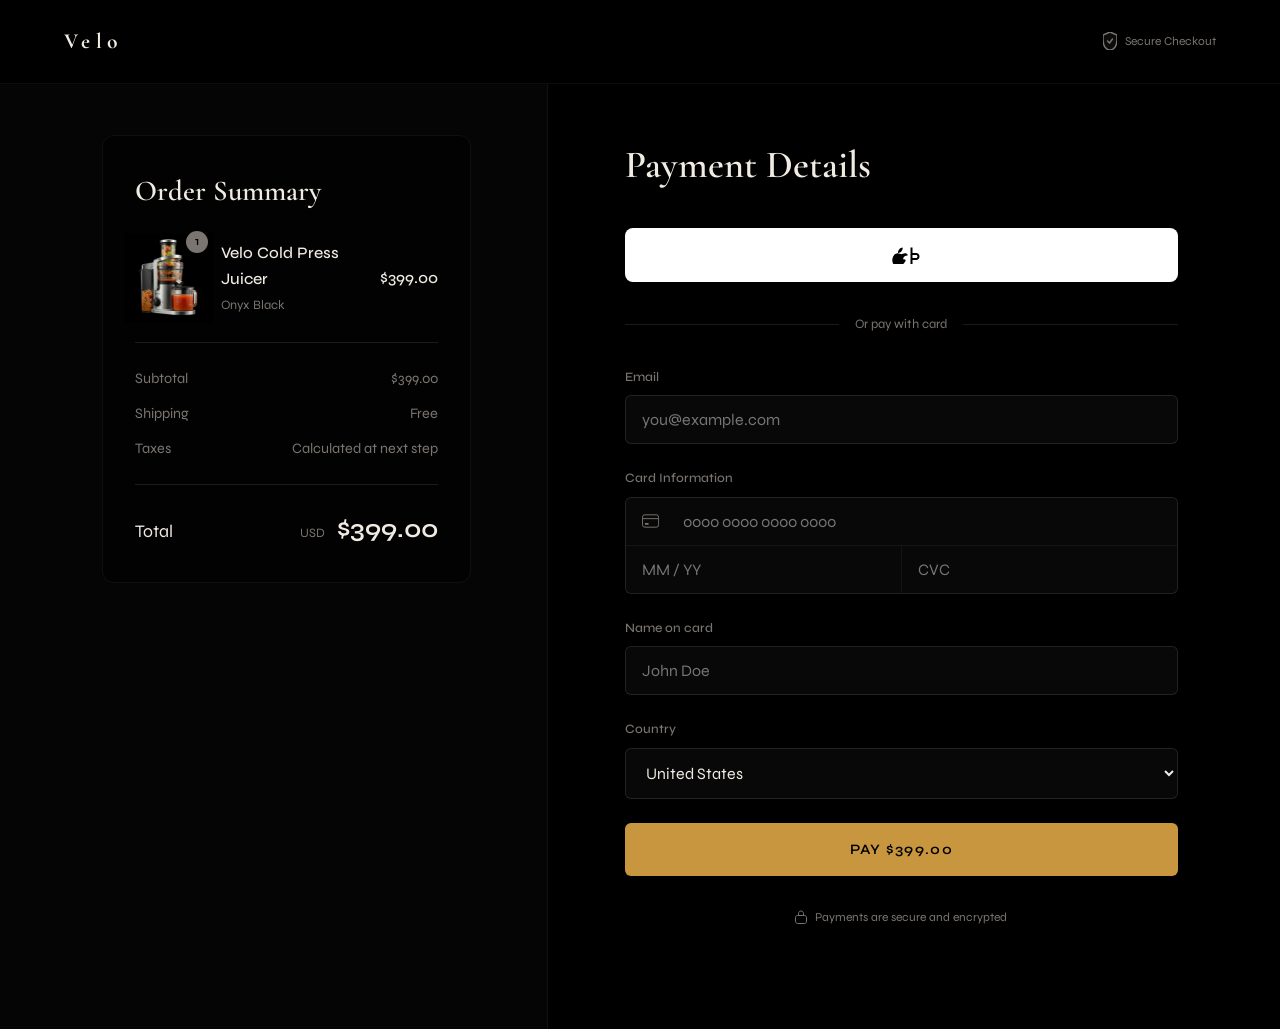
<file: velo-juicer/checkout.html>
<!DOCTYPE html>
<html lang="en">

<head>
    <meta charset="UTF-8">
    <meta name="viewport" content="width=device-width, initial-scale=1.0">
    <title>Velo — Secure Checkout</title>
    <link rel="preconnect" href="https://fonts.googleapis.com">
    <link rel="preconnect" href="https://fonts.gstatic.com" crossorigin>
    <link
        href="https://fonts.googleapis.com/css2?family=Cormorant+Garamond:ital,wght@0,400;0,600;0,700;1,400;1,600&family=Syne:wght@400;500;600;700&display=swap"
        rel="stylesheet">
    <link rel="stylesheet" href="css/style.css">
</head>

<body class="checkout-page">

    <!-- HEADER -->
    <header class="checkout-header">
        <a href="index.html" class="nav-logo">Velo</a>
        <span class="secure-badge">
            <svg width="14" height="18" viewBox="0 0 14 18" fill="none">
                <path d="M7 0L0 3V8C0 13.52 3.05 18 7 18C10.95 18 14 13.52 14 8V3L7 0Z" fill="currentColor"
                    fill-opacity="0.1" />
                <path d="M7 0L0 3V8C0 13.52 3.05 18 7 18C10.95 18 14 13.52 14 8V3L7 0Z" stroke="currentColor"
                    stroke-width="1.5" />
                <path d="M4.5 9L6.5 11L9.5 7" stroke="currentColor" stroke-width="1.5" stroke-linecap="round"
                    stroke-linejoin="round" />
            </svg>
            Secure Checkout
        </span>
    </header>

    <!-- MAIN LAYOUT -->
    <main class="checkout-layout">

        <!-- LEFT: PAYMENT DETAILS -->
        <section class="checkout-left">
            <div class="payment-container">

                <h2 class="checkout-title">Payment Details</h2>

                <div class="express-checkout">
                    <button class="apple-pay-btn">
                        <svg width="40" height="17" viewBox="0 0 40 17" fill="black">
                            <path
                                d="M22.06 12.38C22.06 10 24 8.65 26.68 8.5C26.68 6.78 25.1 6.35 24 6.35C22.65 6.35 21 7.15 20.25 7.15C19.55 7.15 18.25 6.32 16.92 6.32C15 6.32 13.25 7.42 12.28 9.15C10.25 12.65 11.68 18 14 18C14.78 18 15.65 17.15 16.72 17.15C17.75 17.15 18.52 18 19.45 18C21.75 18 22.88 16.5 23.68 15.2C24.45 14.05 24.78 13.05 24.78 12.98C24.7 12.92 22.06 11.95 22.06 12.38ZM20.48 4.28C21.28 3.32 21.82 1.95 21.68 0.62C20.55 0.68 19.05 1.38 18.2 2.38C17.48 3.22 16.85 4.65 17.05 5.92C18.28 6.02 19.65 5.25 20.48 4.28Z" />
                            <path
                                d="M29.5 0.5H31.5V6H35C37 6 38.5 7.5 38.5 9.5C38.5 11.5 37 13 35 13H31.5V18H29.5V0.5ZM31.5 11H35C35.8 11 36.5 10.3 36.5 9.5C36.5 8.7 35.8 8 35 8H31.5V11Z" />
                        </svg>
                    </button>
                </div>

                <div class="divider">
                    <span>Or pay with card</span>
                </div>

                <form id="checkout-form" class="card-form">
                    <div class="form-group">
                        <label for="email">Email</label>
                        <input type="email" id="email" placeholder="you@example.com" required>
                    </div>

                    <div class="form-group">
                        <label>Card Information</label>
                        <div class="card-input-group">
                            <div class="input-icon">
                                <svg width="18" height="14" viewBox="0 0 18 14" fill="none">
                                    <rect x="0.5" y="0.5" width="17" height="13" rx="2.5" stroke="currentColor" />
                                    <path d="M0.5 4.5H17.5" stroke="currentColor" />
                                    <rect x="3" y="9" width="4" height="2" rx="0.5" fill="currentColor" />
                                </svg>
                                <input type="text" id="card-num" placeholder="0000 0000 0000 0000" maxlength="19"
                                    required>
                            </div>
                            <div class="split-inputs">
                                <input type="text" id="card-exp" placeholder="MM / YY" maxlength="7" required>
                                <input type="text" id="card-cvc" placeholder="CVC" maxlength="4" required>
                            </div>
                        </div>
                    </div>

                    <div class="form-group">
                        <label for="name">Name on card</label>
                        <input type="text" id="name" placeholder="John Doe" required>
                    </div>

                    <div class="form-group">
                        <label for="country">Country</label>
                        <select id="country">
                            <option value="US">United States</option>
                            <option value="CA">Canada</option>
                            <option value="UK">United Kingdom</option>
                            <option value="AU">Australia</option>
                        </select>
                    </div>

                    <button type="submit" class="pay-btn" id="pay-btn">
                        <span class="btn-text">Pay $399.00</span>
                        <div class="spinner"></div>
                    </button>
                </form>

                <p class="secure-footer">
                    <svg width="12" height="14" viewBox="0 0 12 14" fill="none">
                        <path
                            d="M2.5 5.5H9.5C10.6046 5.5 11.5 6.39543 11.5 7.5V11.5C11.5 12.6046 10.6046 13.5 9.5 13.5H2.5C1.39543 13.5 0.5 12.6046 0.5 11.5V7.5C0.5 6.39543 1.39543 5.5 2.5 5.5Z"
                            stroke="currentColor" />
                        <path d="M3.5 5.5V3.5C3.5 2.11929 4.61929 1 6 1C7.38071 1 8.5 2.11929 8.5 3.5V5.5"
                            stroke="currentColor" />
                    </svg>
                    Payments are secure and encrypted
                </p>
            </div>
        </section>

        <!-- RIGHT: ORDER SUMMARY -->
        <section class="checkout-right">
            <div class="summary-container bg-glass">

                <h3 class="summary-title">Order Summary</h3>

                <div class="product-item">
                    <div class="product-img">
                        <img src="frames/frame_0168.webp" alt="Velo Cold Press Juicer">
                        <span class="product-qty">1</span>
                    </div>
                    <div class="product-info">
                        <h4>Velo Cold Press Juicer</h4>
                        <p>Onyx Black</p>
                    </div>
                    <div class="product-price">$399.00</div>
                </div>

                <div class="summary-lines">
                    <div class="summary-line">
                        <span>Subtotal</span>
                        <span>$399.00</span>
                    </div>
                    <div class="summary-line">
                        <span>Shipping</span>
                        <span>Free</span>
                    </div>
                    <div class="summary-line">
                        <span>Taxes</span>
                        <!-- Simple tax mock for aesthetics -->
                        <span>Calculated at next step</span>
                    </div>
                </div>

                <div class="summary-total">
                    <span>Total</span>
                    <div class="total-right">
                        <span class="currency">USD</span>
                        <span class="total-amount">$399.00</span>
                    </div>
                </div>

            </div>
        </section>
    </main>

    <!-- SUCCESS MODAL (Hidden by default) -->
    <div class="success-modal" id="success-modal">
        <div class="success-box bg-glass">
            <div class="check-circle">
                <svg width="24" height="24" viewBox="0 0 24 24" fill="none">
                    <path d="M5 13L9 17L19 7" stroke="#C8963E" stroke-width="2" stroke-linecap="round"
                        stroke-linejoin="round" />
                </svg>
            </div>
            <h2>Payment Successful</h2>
            <p>Thank you for your order. We've emailed your receipt to <span id="success-email">you</span>.</p>
            <a href="index.html" class="cta-button" style="margin-top: 24px;">Return Home</a>
        </div>
    </div>

    <script src="js/checkout.js"></script>
</body>

</html>
</file>
<file: velo-juicer/css/style.css>
/* ============================================================
   KING Juicer — Premium Dark Mode Landing Page
   Aesthetic: Ultra-luxury editorial dark mode
   Palette: Pure black / warm off-white / amber gold
   Typography: Cormorant Garamond (display) + Syne (body)
   ============================================================ */

:root {
  --bg: #000000;
  --text-primary: #F0EBE3;
  --text-secondary: #7A7570;
  --accent: #C8963E;
  --accent-dim: rgba(200, 150, 62, 0.18);
  --font-display: 'Cormorant Garamond', Georgia, serif;
  --font-body: 'Syne', system-ui, sans-serif;
}

/* ── Reset & Base ─────────────────────────────────────────── */

*,
*::before,
*::after {
  box-sizing: border-box;
  margin: 0;
  padding: 0;
}

html {
  background: var(--bg);
  scroll-behavior: auto;
  /* Lenis handles this */
}

body {
  background: var(--bg);
  color: var(--text-primary);
  font-family: var(--font-body);
  font-size: 16px;
  line-height: 1.6;
  overflow-x: hidden;
  -webkit-font-smoothing: antialiased;
}

a {
  text-decoration: none;
  color: inherit;
}

ul {
  list-style: none;
}

/* ── Loader ───────────────────────────────────────────────── */

#loader {
  position: fixed;
  inset: 0;
  z-index: 1000;
  background: var(--bg);
  display: flex;
  flex-direction: column;
  align-items: center;
  justify-content: center;
  gap: 28px;
}

.loader-brand {
  font-family: var(--font-display);
  font-size: 4rem;
  font-weight: 700;
  letter-spacing: 0.3em;
  color: var(--text-primary);
}

.loader-track {
  width: 200px;
  height: 1px;
  background: rgba(240, 235, 227, 0.12);
  position: relative;
  overflow: hidden;
}

#loader-bar {
  position: absolute;
  left: 0;
  top: 0;
  height: 100%;
  width: 0%;
  background: var(--accent);
  transition: width 0.1s linear;
}

#loader-percent {
  font-family: var(--font-body);
  font-size: 0.7rem;
  font-weight: 500;
  letter-spacing: 0.2em;
  color: var(--text-secondary);
}

/* ── Fixed Header ─────────────────────────────────────────── */

.site-header {
  position: fixed;
  top: 0;
  left: 0;
  right: 0;
  z-index: 100;
  padding: 28px 5vw;
  mix-blend-mode: normal;
}

.site-nav {
  display: flex;
  align-items: center;
  justify-content: space-between;
}

.nav-logo {
  font-family: var(--font-display);
  font-size: 1.35rem;
  font-weight: 700;
  letter-spacing: 0.25em;
  color: var(--text-primary);
}

.nav-links {
  display: flex;
  align-items: center;
  gap: 40px;
}

.nav-links a {
  font-family: var(--font-body);
  font-size: 0.72rem;
  font-weight: 500;
  letter-spacing: 0.18em;
  text-transform: uppercase;
  color: var(--text-secondary);
  transition: color 0.3s ease;
}

.nav-links a:hover {
  color: var(--text-primary);
}

.nav-links .nav-cta {
  color: var(--accent);
  border: 1px solid rgba(200, 150, 62, 0.4);
  padding: 8px 20px;
  border-radius: 0;
  transition: background 0.3s ease, color 0.3s ease;
}

.nav-links .nav-cta:hover {
  background: var(--accent);
  color: var(--bg);
}

/* ── Hero Standalone ──────────────────────────────────────── */

.hero-standalone {
  position: relative;
  z-index: 10;
  height: 100vh;
  background: var(--bg);
  display: flex;
  align-items: center;
  justify-content: center;
  overflow: hidden;
}

.hero-inner {
  text-align: center;
  display: flex;
  flex-direction: column;
  align-items: center;
  gap: 0;
}

.hero-label {
  font-family: var(--font-body);
  font-size: 0.68rem;
  font-weight: 500;
  letter-spacing: 0.28em;
  text-transform: uppercase;
  color: var(--accent);
  margin-bottom: 24px;
  display: block;
}

.hero-heading {
  font-family: var(--font-display);
  font-size: clamp(7rem, 16vw, 16rem);
  font-weight: 700;
  line-height: 0.88;
  letter-spacing: -0.02em;
  color: var(--text-primary);
  overflow: hidden;
}

.word-wrap {
  display: block;
  overflow: hidden;
}

.word {
  display: block;
  transform: translateY(110%);
}

.hero-tagline {
  font-family: var(--font-display);
  font-size: clamp(1rem, 2.5vw, 1.8rem);
  font-weight: 400;
  font-style: italic;
  color: var(--text-secondary);
  letter-spacing: 0.06em;
  margin-top: 28px;
  opacity: 0;
}

.scroll-indicator {
  position: absolute;
  bottom: 40px;
  left: 50%;
  transform: translateX(-50%);
  display: flex;
  flex-direction: column;
  align-items: center;
  gap: 10px;
  opacity: 0;
}

.scroll-label {
  font-family: var(--font-body);
  font-size: 0.62rem;
  font-weight: 500;
  letter-spacing: 0.22em;
  text-transform: uppercase;
  color: var(--text-secondary);
}

.scroll-arrow {
  color: var(--text-secondary);
  animation: bob 2s ease-in-out infinite;
}

@keyframes bob {

  0%,
  100% {
    transform: translateY(0);
  }

  50% {
    transform: translateY(6px);
  }
}

/* ── Canvas ───────────────────────────────────────────────── */

.canvas-wrap {
  position: fixed;
  inset: 0;
  z-index: 5;
  clip-path: circle(0% at 50% 50%);
}

#canvas {
  display: block;
  width: 100%;
  height: 100%;
}

/* ── Dark Overlay ─────────────────────────────────────────── */

#dark-overlay {
  position: fixed;
  inset: 0;
  z-index: 6;
  background: #000;
  opacity: 0;
  pointer-events: none;
}

/* ── Marquee ──────────────────────────────────────────────── */

.marquee-wrap {
  position: fixed;
  bottom: 6vh;
  left: 0;
  z-index: 8;
  overflow: hidden;
  width: 100%;
  pointer-events: none;
  opacity: 0;
}

.marquee-text {
  font-family: var(--font-display);
  font-size: 12vw;
  font-weight: 700;
  letter-spacing: 0.06em;
  text-transform: uppercase;
  color: rgba(240, 235, 227, 0.06);
  white-space: nowrap;
  will-change: transform;
  line-height: 1;
}

/* ── Scroll Container ─────────────────────────────────────── */

#scroll-container {
  position: relative;
  z-index: 7;
  height: 1050vh;
}

/* ── Scroll Sections ──────────────────────────────────────── */

.scroll-section {
  position: absolute;
  left: 0;
  right: 0;
  transform: translateY(-50%);
  pointer-events: none;
  visibility: hidden;
  opacity: 0;
}

.scroll-section.is-visible {
  pointer-events: auto;
  visibility: visible;
}

/* Side alignment: text in outer 40% zones */
.align-left {
  padding-left: 5vw;
  padding-right: 55vw;
}

.align-right {
  padding-left: 63vw;
  padding-right: 3vw;
}

.align-left .section-inner {
  max-width: 40vw;
}

.align-right .section-inner {
  max-width: 34vw;
}

/* ── Section Content ──────────────────────────────────────── */

.section-label {
  display: block;
  font-family: var(--font-body);
  font-size: 0.65rem;
  font-weight: 600;
  letter-spacing: 0.22em;
  text-transform: uppercase;
  color: var(--accent);
  margin-bottom: 16px;
}

.section-heading {
  font-family: var(--font-display);
  font-size: clamp(2.8rem, 5vw, 5rem);
  font-weight: 700;
  line-height: 1.0;
  letter-spacing: -0.02em;
  color: var(--text-primary);
  margin-bottom: 24px;
}

.section-body {
  font-family: var(--font-body);
  font-size: 0.88rem;
  font-weight: 400;
  line-height: 1.75;
  color: var(--text-secondary);
  max-width: 360px;
}

/* ── Stats Section ────────────────────────────────────────── */

.section-stats {
  padding: 0 5vw;
}

.stats-grid {
  display: flex;
  align-items: flex-start;
  justify-content: center;
  gap: 6vw;
  flex-wrap: wrap;
  text-align: center;
}

.stat {
  display: flex;
  flex-direction: column;
  align-items: center;
  gap: 8px;
}

.stat-row {
  display: flex;
  align-items: baseline;
  gap: 4px;
}

.stat-number {
  font-family: var(--font-display);
  font-size: clamp(4rem, 7vw, 7rem);
  font-weight: 700;
  line-height: 1;
  color: var(--text-primary);
}

.stat-suffix {
  font-family: var(--font-display);
  font-size: clamp(1.8rem, 3vw, 3rem);
  font-weight: 600;
  color: var(--accent);
  line-height: 1;
}

.stat-label {
  font-family: var(--font-body);
  font-size: 0.65rem;
  font-weight: 600;
  letter-spacing: 0.2em;
  text-transform: uppercase;
  color: var(--text-secondary);
}

/* ── CTA Section ──────────────────────────────────────────── */

.section-cta .section-heading {
  font-size: clamp(3rem, 5.5vw, 5.5rem);
}

.cta-button {
  display: inline-flex;
  align-items: center;
  gap: 14px;
  margin-top: 36px;
  padding: 16px 32px;
  border: 1px solid var(--accent);
  font-family: var(--font-body);
  font-size: 0.72rem;
  font-weight: 600;
  letter-spacing: 0.2em;
  text-transform: uppercase;
  color: var(--accent);
  transition: background 0.35s ease, color 0.35s ease;
  cursor: pointer;
  pointer-events: auto;
}

.cta-button:hover {
  background: var(--accent);
  color: var(--bg);
}

/* ── Glass Background Helpers ─────────────────────────────── */

.bg-glass {
  background: rgba(0, 0, 0, 0.45);
  padding: 32px;
  border-radius: 12px;
  backdrop-filter: blur(8px);
  border: 1px solid rgba(255, 255, 255, 0.05);
}

/* ── Checkout Page ──────────────────────────────────────────── */

.checkout-page {
  background: var(--bg);
  min-height: 100vh;
  display: flex;
  flex-direction: column;
}

.checkout-header {
  padding: 24px 5vw;
  display: flex;
  justify-content: space-between;
  align-items: center;
  border-bottom: 1px solid rgba(255, 255, 255, 0.05);
}

.secure-badge {
  display: flex;
  align-items: center;
  gap: 8px;
  font-family: var(--font-body);
  font-size: 0.75rem;
  color: var(--text-secondary);
}

.checkout-layout {
  display: flex;
  flex-direction: row-reverse;
  flex-grow: 1;
}

.checkout-left {
  flex: 1.2;
  padding: 4vw 8vw 8vw 6vw;
}

.checkout-right {
  flex: 0.8;
  padding: 4vw 6vw 8vw 8vw;
  background: rgba(255, 255, 255, 0.02);
  border-right: 1px solid rgba(255, 255, 255, 0.05);
}

.checkout-title {
  font-family: var(--font-display);
  font-size: 2.4rem;
  font-weight: 600;
  margin-bottom: 32px;
  color: var(--text-primary);
}

.apple-pay-btn {
  width: 100%;
  background: #FFF;
  border: none;
  border-radius: 8px;
  height: 54px;
  display: flex;
  align-items: center;
  justify-content: center;
  cursor: pointer;
  transition: opacity 0.2s;
}

.apple-pay-btn:hover {
  opacity: 0.9;
}

.divider {
  display: flex;
  align-items: center;
  text-align: center;
  margin: 32px 0;
  color: var(--text-secondary);
  font-family: var(--font-body);
  font-size: 0.8rem;
}

.divider::before,
.divider::after {
  content: '';
  flex: 1;
  border-bottom: 1px solid rgba(255, 255, 255, 0.1);
}

.divider span {
  padding: 0 16px;
}

.form-group {
  margin-bottom: 24px;
}

.form-group label {
  display: block;
  font-family: var(--font-body);
  font-size: 0.8rem;
  font-weight: 500;
  color: var(--text-secondary);
  margin-bottom: 8px;
}

.form-group input,
.form-group select {
  width: 100%;
  background: rgba(255, 255, 255, 0.03);
  border: 1px solid rgba(255, 255, 255, 0.1);
  border-radius: 6px;
  padding: 14px 16px;
  color: var(--text-primary);
  font-family: var(--font-body);
  font-size: 1rem;
  transition: border-color 0.3s;
}

.form-group input:focus,
.form-group select:focus {
  outline: none;
  border-color: var(--accent);
}

.card-input-group {
  display: flex;
  flex-direction: column;
  background: rgba(255, 255, 255, 0.03);
  border: 1px solid rgba(255, 255, 255, 0.1);
  border-radius: 6px;
  overflow: hidden;
  transition: border-color 0.3s;
}

.card-input-group:focus-within {
  border-color: var(--accent);
}

.card-input-group input {
  border: none;
  background: transparent;
  border-radius: 0;
}

.input-icon {
  display: flex;
  align-items: center;
  padding-left: 16px;
  border-bottom: 1px solid rgba(255, 255, 255, 0.05);
}

.input-icon svg {
  color: var(--text-secondary);
  margin-right: 8px;
}

.split-inputs {
  display: flex;
}

.split-inputs input:first-child {
  border-right: 1px solid rgba(255, 255, 255, 0.05);
}

.pay-btn {
  width: 100%;
  background: var(--accent);
  color: var(--bg);
  border: none;
  font-family: var(--font-body);
  font-size: 0.9rem;
  font-weight: 600;
  text-transform: uppercase;
  letter-spacing: 0.1em;
  padding: 18px;
  border-radius: 6px;
  cursor: pointer;
  margin-top: 16px;
  transition: opacity 0.3s, background 0.3s;
  position: relative;
  display: flex;
  justify-content: center;
  align-items: center;
}

.pay-btn:hover {
  background: #deb05a;
}

.pay-btn.is-loading {
  pointer-events: none;
  opacity: 0.8;
}

.pay-btn.is-loading .btn-text {
  opacity: 0;
}

.pay-btn.is-loading .spinner {
  display: block;
}

.spinner {
  display: none;
  width: 20px;
  height: 20px;
  position: absolute;
  border: 2px solid rgba(0, 0, 0, 0.2);
  border-top-color: var(--bg);
  border-radius: 50%;
  animation: spin 0.8s linear infinite;
}

@keyframes spin {
  to {
    transform: rotate(360deg);
  }
}

.secure-footer {
  display: flex;
  align-items: center;
  justify-content: center;
  gap: 8px;
  margin-top: 32px;
  color: var(--text-secondary);
  font-family: var(--font-body);
  font-size: 0.75rem;
}

.summary-container {
  max-width: 440px;
}

.summary-title {
  font-family: var(--font-display);
  font-size: 1.8rem;
  font-weight: 600;
  margin-bottom: 24px;
}

.product-item {
  display: flex;
  align-items: center;
  gap: 20px;
  padding-bottom: 24px;
  border-bottom: 1px solid rgba(255, 255, 255, 0.1);
  margin-bottom: 24px;
}

.product-img {
  position: relative;
  width: 80px;
  height: 80px;
  background: rgba(0, 0, 0, 0.5);
  border-radius: 8px;
  border: 1px solid rgba(255, 255, 255, 0.05);
  display: flex;
  align-items: center;
  justify-content: center;
}

.product-img img {
  width: 140%;
  height: auto;
  object-fit: contain;
}

.product-qty {
  position: absolute;
  top: -8px;
  right: -8px;
  background: var(--text-secondary);
  color: var(--bg);
  width: 22px;
  height: 22px;
  border-radius: 50%;
  display: flex;
  align-items: center;
  justify-content: center;
  font-family: var(--font-body);
  font-size: 0.75rem;
  font-weight: 600;
}

.product-info h4 {
  font-family: var(--font-body);
  font-size: 1rem;
  font-weight: 500;
  margin-bottom: 4px;
}

.product-info p {
  color: var(--text-secondary);
  font-size: 0.8rem;
}

.product-price {
  margin-left: auto;
  font-family: var(--font-body);
  font-weight: 500;
}

.summary-lines {
  margin-bottom: 24px;
  padding-bottom: 24px;
  border-bottom: 1px solid rgba(255, 255, 255, 0.1);
}

.summary-line {
  display: flex;
  justify-content: space-between;
  margin-bottom: 12px;
  color: var(--text-secondary);
  font-size: 0.9rem;
}

.summary-line:last-child {
  margin-bottom: 0;
}

.summary-total {
  display: flex;
  justify-content: space-between;
  align-items: baseline;
  font-family: var(--font-body);
  font-size: 1.1rem;
}

.total-right {
  display: flex;
  align-items: baseline;
  gap: 12px;
}

.currency {
  font-size: 0.8rem;
  color: var(--text-secondary);
}

.total-amount {
  font-size: 1.6rem;
  font-weight: 600;
}

.success-modal {
  position: fixed;
  inset: 0;
  z-index: 2000;
  background: rgba(0, 0, 0, 0.8);
  backdrop-filter: blur(8px);
  display: none;
  align-items: center;
  justify-content: center;
  opacity: 0;
  transition: opacity 0.5s ease;
}

.success-modal.is-active {
  display: flex;
  opacity: 1;
}

.success-box {
  text-align: center;
  max-width: 400px;
  transform: translateY(20px);
  transition: transform 0.5s cubic-bezier(0.16, 1, 0.3, 1);
}

.success-modal.is-active .success-box {
  transform: translateY(0);
}

.check-circle {
  width: 64px;
  height: 64px;
  border-radius: 50%;
  border: 2px solid var(--accent);
  display: flex;
  align-items: center;
  justify-content: center;
  margin: 0 auto 24px auto;
}

.success-box h2 {
  font-family: var(--font-display);
  font-size: 2rem;
  margin-bottom: 16px;
}

.success-box p {
  color: var(--text-secondary);
  font-size: 0.9rem;
  line-height: 1.6;
}

/* ── Mobile ───────────────────────────────────────────────── */

@media (max-width: 768px) {
  .hero-heading {
    font-size: clamp(5rem, 22vw, 8rem);
  }

  .align-left,
  .align-right {
    padding-left: 6vw;
    padding-right: 6vw;
  }

  .align-left .section-inner,
  .align-right .section-inner {
    max-width: 100%;
    background: rgba(0, 0, 0, 0.8);
    padding: 24px;
    backdrop-filter: blur(4px);
  }

  .section-heading {
    font-size: clamp(2.2rem, 8vw, 3.5rem);
  }

  .stats-grid {
    gap: 10vw;
  }

  .stat-number {
    font-size: clamp(3rem, 12vw, 5rem);
  }

  .nav-links li:not(:last-child) {
    display: none;
  }

  .marquee-text {
    font-size: 18vw;
  }

  #scroll-container {
    height: 700vh;
  }

  /* Checkout Mobile Overrides */
  .checkout-layout {
    flex-direction: column;
  }

  .checkout-right,
  .checkout-left {
    padding: 6vw;
    border: none;
  }

  .checkout-right {
    border-bottom: 1px solid rgba(255, 255, 255, 0.05);
  }
}
</file>
